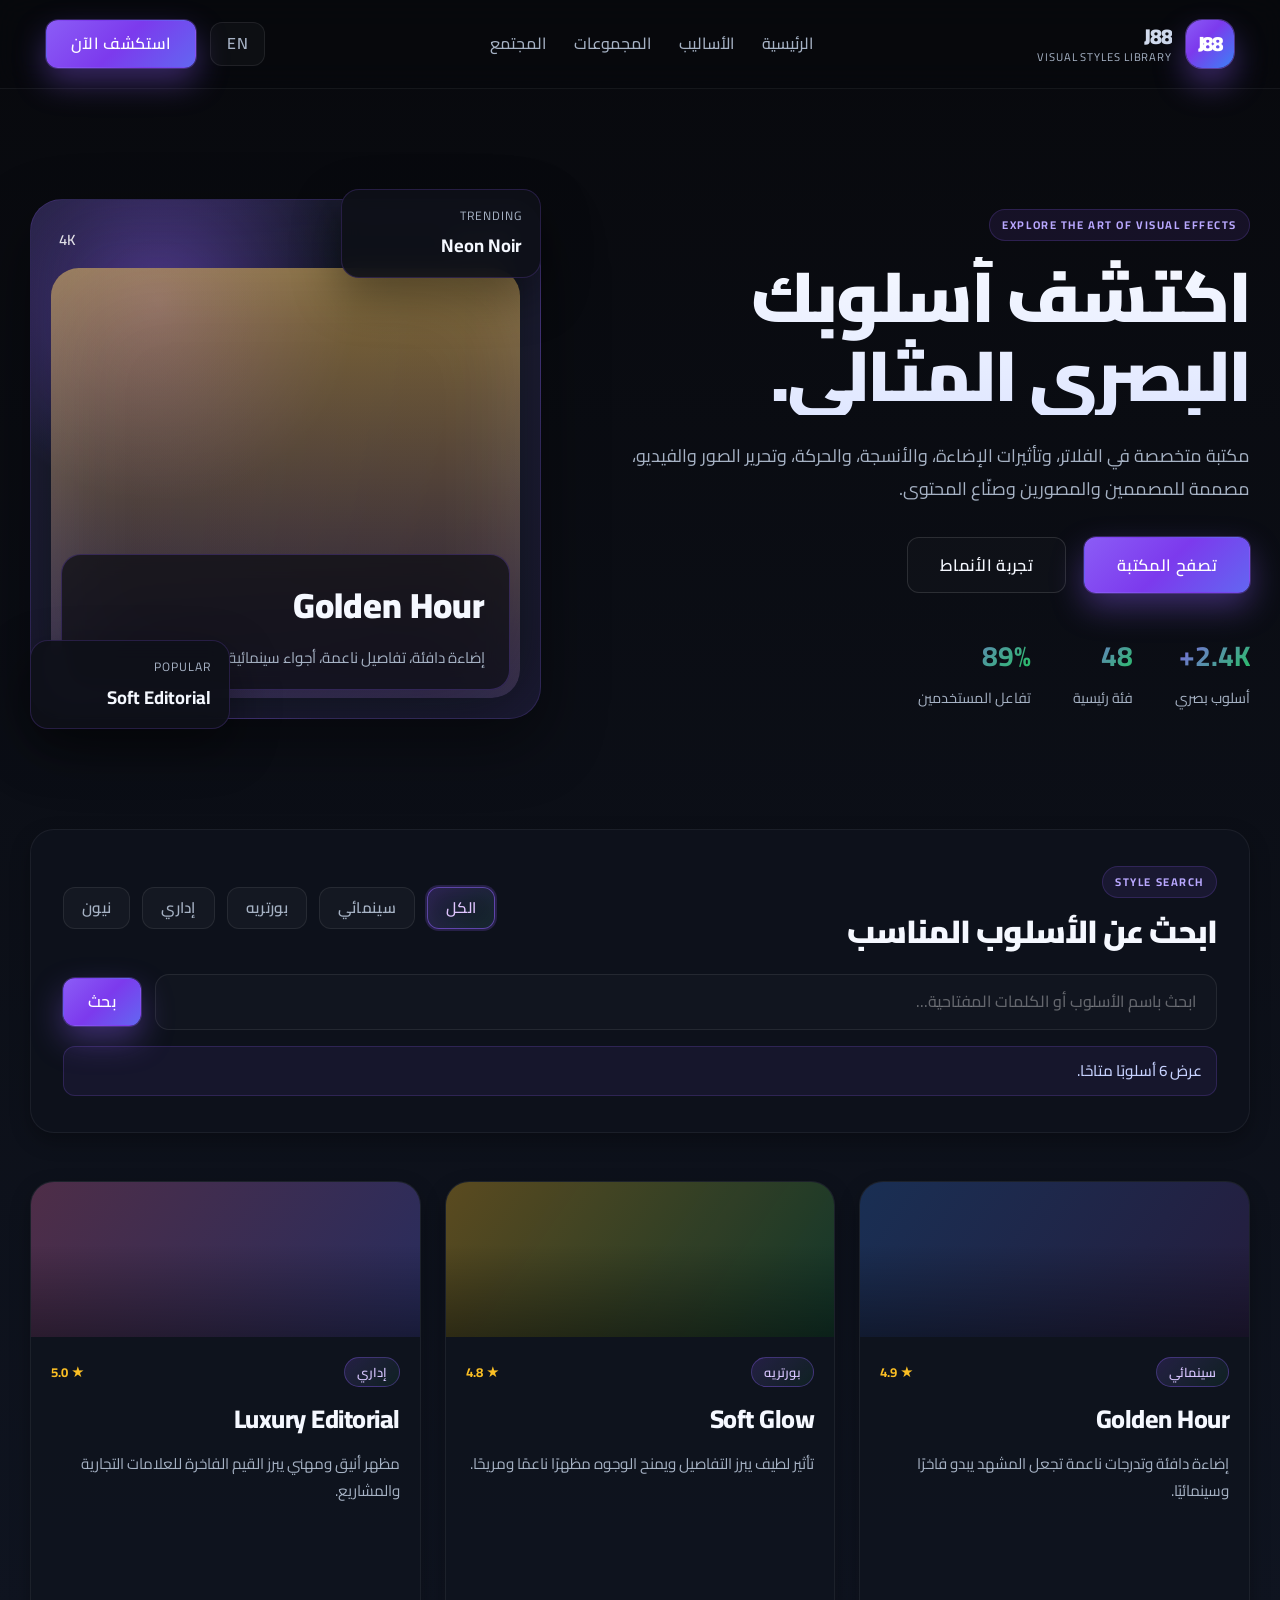
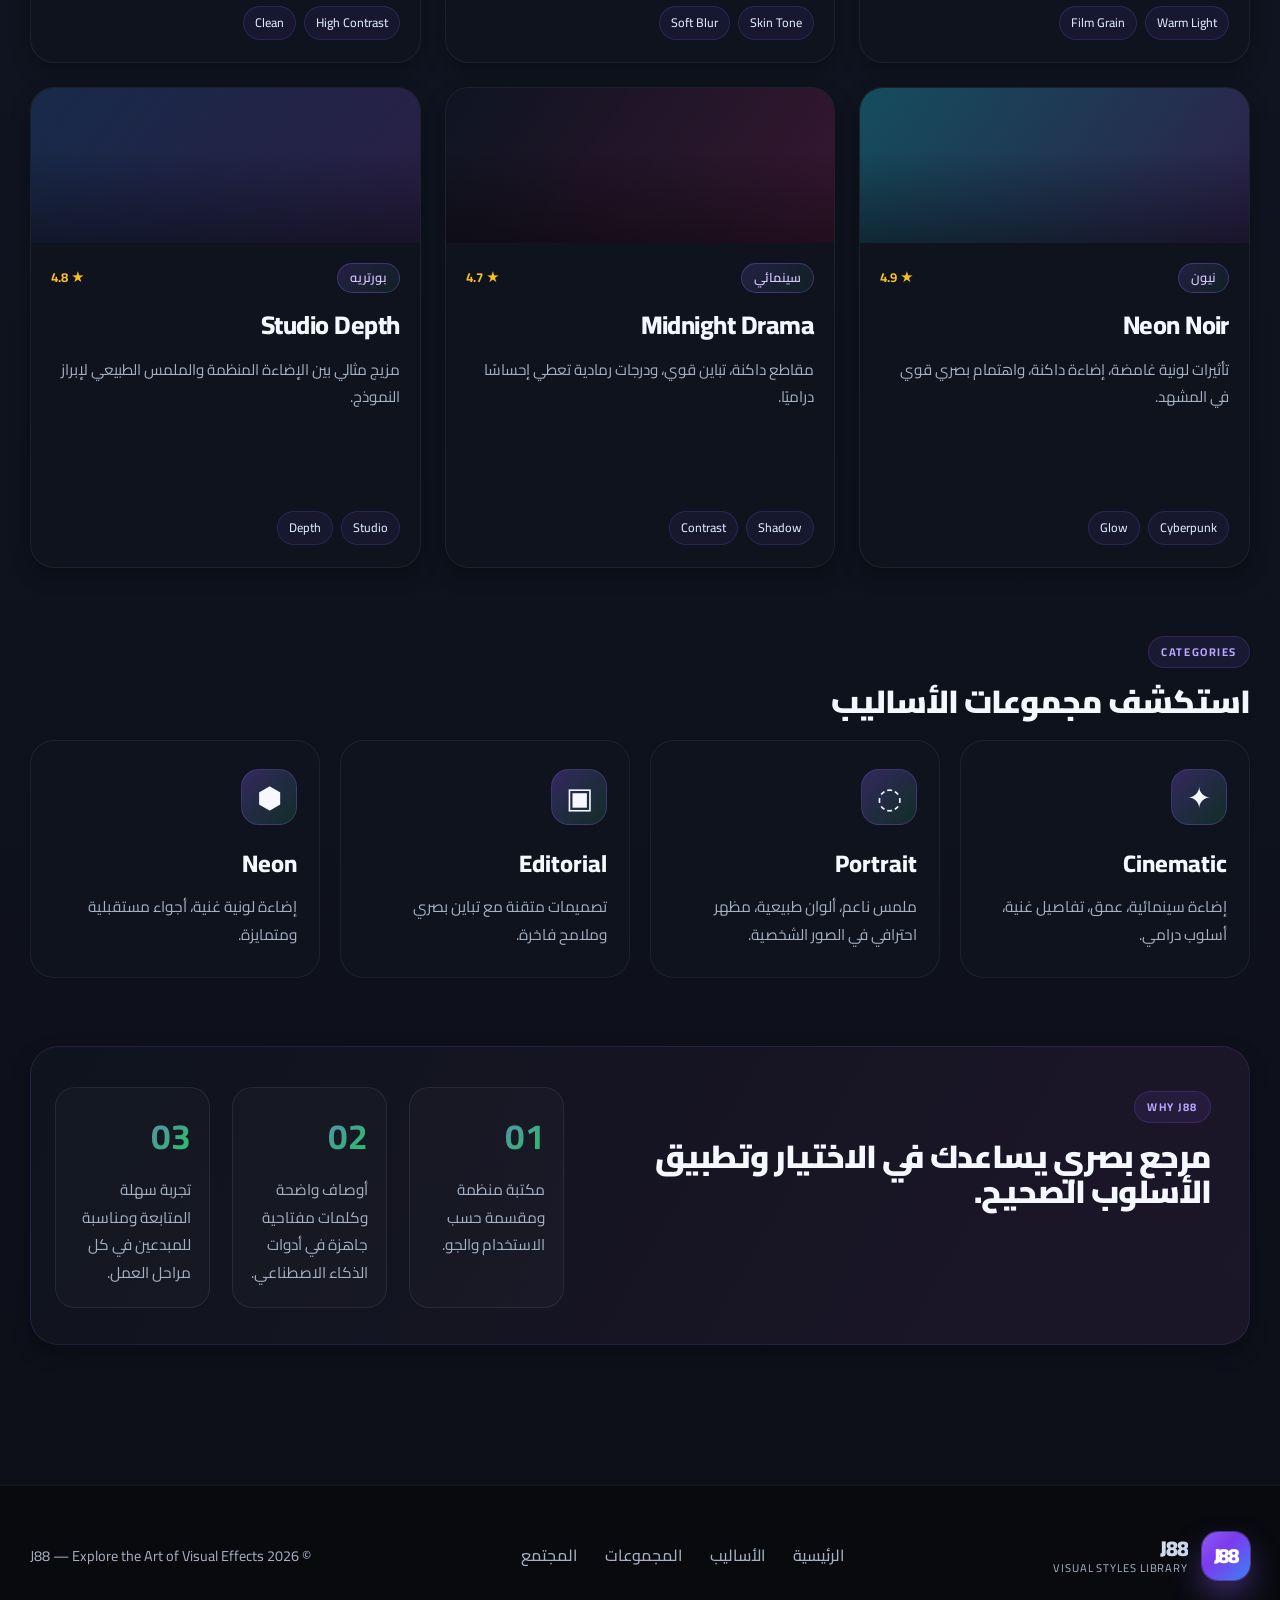
<file: index.html>
<!DOCTYPE html>
<html lang="ar" dir="rtl">
  <head>
    <meta charset="UTF-8" />
    <meta name="viewport" content="width=device-width, initial-scale=1.0" />
    <meta
      name="description"
      content="J88 منصة عربية للبحث عن أساليب التصوير والفلاتر والتأثيرات البصرية"
    />
    <title>J88 | Discover Visual Styles</title>
    <link rel="preconnect" href="https://fonts.googleapis.com" />
    <link rel="preconnect" href="https://fonts.gstatic.com" crossorigin />
    <link
      href="https://fonts.googleapis.com/css2?family=Cairo:wght@400;500;600;700;800;900&family=Inter:wght@400;500;600;700;800&display=swap"
      rel="stylesheet"
    />
    <link rel="stylesheet" href="css/styles.css" />
  </head>
  <body>
    <div class="page-shell">
      <header class="topbar">
        <nav class="container nav">
          <div class="brand-wrap">
            <div class="brand-mark">J88</div>
            <div class="brand-text">
              <span class="brand-name">J88</span>
              <small>Visual Styles Library</small>
            </div>
          </div>

          <div class="nav-links">
            <a href="#home">الرئيسية</a>
            <a href="#styles">الأساليب</a>
            <a href="#collections">المجموعات</a>
            <a href="#community">المجتمع</a>
          </div>

          <div class="nav-actions">
            <button class="lang-btn">EN</button>
            <button class="primary-btn">استكشف الآن</button>
          </div>
        </nav>
      </header>

      <main id="home">
        <section class="hero container">
          <div class="hero-copy">
            <span class="eyebrow">Explore the Art of Visual Effects</span>
            <h1>اكتشف أسلوبك البصري المثالي.</h1>
            <p>
              مكتبة متخصصة في الفلاتر، وتأثيرات الإضاءة، والأنسجة، والحركة،
              وتحرير الصور والفيديو، مصممة للمصممين والمصورين وصنّاع المحتوى.
            </p>

            <div class="cta-row">
              <button class="primary-btn large">تصفح المكتبة</button>
              <button class="ghost-btn large">تجربة الأنماط</button>
            </div>

            <div class="hero-stats">
              <div>
                <strong>2.4K+</strong>
                <span>أسلوب بصري</span>
              </div>
              <div>
                <strong>48</strong>
                <span>فئة رئيسية</span>
              </div>
              <div>
                <strong>89%</strong>
                <span>تفاعل المستخدمين</span>
              </div>
            </div>
          </div>

          <div class="hero-visual">
            <div class="visual-card main-card">
              <div class="card-meta">
                <span>Cinematic</span>
                <span>4K</span>
              </div>
              <div class="image-glow"></div>
              <div class="visual-overlay">
                <h3>Golden Hour</h3>
                <p>إضاءة دافئة، تفاصيل ناعمة، أجواء سينمائية</p>
              </div>
            </div>
            <div class="mini-panel mini-panel-top">
              <span>Trending</span>
              <strong>Neon Noir</strong>
            </div>
            <div class="mini-panel mini-panel-bottom">
              <span>Popular</span>
              <strong>Soft Editorial</strong>
            </div>
          </div>
        </section>

        <section class="search-panel container" id="styles">
          <div class="search-head">
            <div>
              <span class="eyebrow">Style Search</span>
              <h2>ابحث عن الأسلوب المناسب</h2>
            </div>
            <div class="filters-inline">
              <button class="filter-tag is-active" data-filter="all">الكل</button>
              <button class="filter-tag" data-filter="cinematic">سينمائي</button>
              <button class="filter-tag" data-filter="portrait">بورتريه</button>
              <button class="filter-tag" data-filter="editorial">إداري</button>
              <button class="filter-tag" data-filter="neon">نيون</button>
            </div>
          </div>

          <div class="search-bar">
            <input
              id="searchInput"
              type="text"
              placeholder="ابحث باسم الأسلوب أو الكلمات المفتاحية..."
              aria-label="Search visual styles"
            />
            <button class="primary-btn">بحث</button>
          </div>
        </section>

        <section class="styles-grid container" id="collections">
          <article class="style-card" data-category="cinematic" data-keywords="cinematic golden hour warm light film">
            <div class="thumb thumb-one"></div>
            <div class="content">
              <div class="card-topline">
                <span class="badge">سينمائي</span>
                <span class="rating">★ 4.9</span>
              </div>
              <h3>Golden Hour</h3>
              <p>إضاءة دافئة وتدرجات ناعمة تجعل المشهد يبدو فاخرًا وسينمائيًا.</p>
              <div class="meta-row">
                <span>Warm Light</span>
                <span>Film Grain</span>
              </div>
            </div>
          </article>

          <article class="style-card" data-category="portrait" data-keywords="portrait soft skin glow natural light">
            <div class="thumb thumb-two"></div>
            <div class="content">
              <div class="card-topline">
                <span class="badge">بورتريه</span>
                <span class="rating">★ 4.8</span>
              </div>
              <h3>Soft Glow</h3>
              <p>تأثير لطيف يبرز التفاصيل ويمنح الوجوه مظهرًا ناعمًا ومريحًا.</p>
              <div class="meta-row">
                <span>Skin Tone</span>
                <span>Soft Blur</span>
              </div>
            </div>
          </article>

          <article class="style-card" data-category="editorial" data-keywords="editorial magazine high contrast luxury clean">
            <div class="thumb thumb-three"></div>
            <div class="content">
              <div class="card-topline">
                <span class="badge">إداري</span>
                <span class="rating">★ 5.0</span>
              </div>
              <h3>Luxury Editorial</h3>
              <p>مظهر أنيق ومهني يبرز القيم الفاخرة للعلامات التجارية والمشاريع.</p>
              <div class="meta-row">
                <span>High Contrast</span>
                <span>Clean</span>
              </div>
            </div>
          </article>

          <article class="style-card" data-category="neon" data-keywords="neon cyberpunk futuristic dark glow moody">
            <div class="thumb thumb-four"></div>
            <div class="content">
              <div class="card-topline">
                <span class="badge">نيون</span>
                <span class="rating">★ 4.9</span>
              </div>
              <h3>Neon Noir</h3>
              <p>تأثيرات لونية غامضة، إضاءة داكنة، واهتمام بصري قوي في المشهد.</p>
              <div class="meta-row">
                <span>Cyberpunk</span>
                <span>Glow</span>
              </div>
            </div>
          </article>

          <article class="style-card" data-category="cinematic" data-keywords="cinematic noir dramatic contrast shadows">
            <div class="thumb thumb-five"></div>
            <div class="content">
              <div class="card-topline">
                <span class="badge">سينمائي</span>
                <span class="rating">★ 4.7</span>
              </div>
              <h3>Midnight Drama</h3>
              <p>مقاطع داكنة، تباين قوي، ودرجات رمادية تعطي إحساسًا دراميًا.</p>
              <div class="meta-row">
                <span>Shadow</span>
                <span>Contrast</span>
              </div>
            </div>
          </article>

          <article class="style-card" data-category="portrait" data-keywords="portrait studio clean natural texture soft light">
            <div class="thumb thumb-six"></div>
            <div class="content">
              <div class="card-topline">
                <span class="badge">بورتريه</span>
                <span class="rating">★ 4.8</span>
              </div>
              <h3>Studio Depth</h3>
              <p>مزيج مثالي بين الإضاءة المنظمة والملمس الطبيعي لإبراز النموذج.</p>
              <div class="meta-row">
                <span>Studio</span>
                <span>Depth</span>
              </div>
            </div>
          </article>
        </section>

        <section class="categories container">
          <div class="section-heading">
            <span class="eyebrow">Categories</span>
            <h2>استكشف مجموعات الأساليب</h2>
          </div>

          <div class="category-grid">
            <div class="category-item">
              <span class="icon">✦</span>
              <h3>Cinematic</h3>
              <p>إضاءة سينمائية، عمق، تفاصيل غنية، أسلوب درامي.</p>
            </div>
            <div class="category-item">
              <span class="icon">◌</span>
              <h3>Portrait</h3>
              <p>ملمس ناعم، ألوان طبيعية، مظهر احترافي في الصور الشخصية.</p>
            </div>
            <div class="category-item">
              <span class="icon">▣</span>
              <h3>Editorial</h3>
              <p>تصميمات متقنة مع تباين بصري وملامح فاخرة.</p>
            </div>
            <div class="category-item">
              <span class="icon">⬢</span>
              <h3>Neon</h3>
              <p>إضاءة لونية غنية، أجواء مستقبلية ومتمايزة.</p>
            </div>
          </div>
        </section>

        <section class="feature-strip container" id="community">
          <div class="feature-box">
            <span class="eyebrow">Why J88</span>
            <h2>مرجع بصري يساعدك في الاختيار وتطبيق الأسلوب الصحيح.</h2>
          </div>
          <div class="feature-list">
            <div>
              <strong>01</strong>
              <p>مكتبة منظمة ومقسمة حسب الاستخدام والجو.</p>
            </div>
            <div>
              <strong>02</strong>
              <p>أوصاف واضحة وكلمات مفتاحية جاهزة في أدوات الذكاء الاصطناعي.</p>
            </div>
            <div>
              <strong>03</strong>
              <p>تجربة سهلة المتابعة ومناسبة للمبدعين في كل مراحل العمل.</p>
            </div>
          </div>
        </section>
      </main>

      <footer class="footer">
        <div class="container footer-inner">
          <div>
            <div class="brand-wrap">
              <div class="brand-mark">J88</div>
              <div class="brand-text">
                <span class="brand-name">J88</span>
                <small>Visual Styles Library</small>
              </div>
            </div>
          </div>
          <div class="footer-links">
            <a href="#home">الرئيسية</a>
            <a href="#styles">الأساليب</a>
            <a href="#collections">المجموعات</a>
            <a href="#community">المجتمع</a>
          </div>
          <div class="footer-copy">© 2026 J88 — Explore the Art of Visual Effects</div>
        </div>
      </footer>
    </div>

    <script src="js/main.js"></script>
  </body>
</html>
</file>
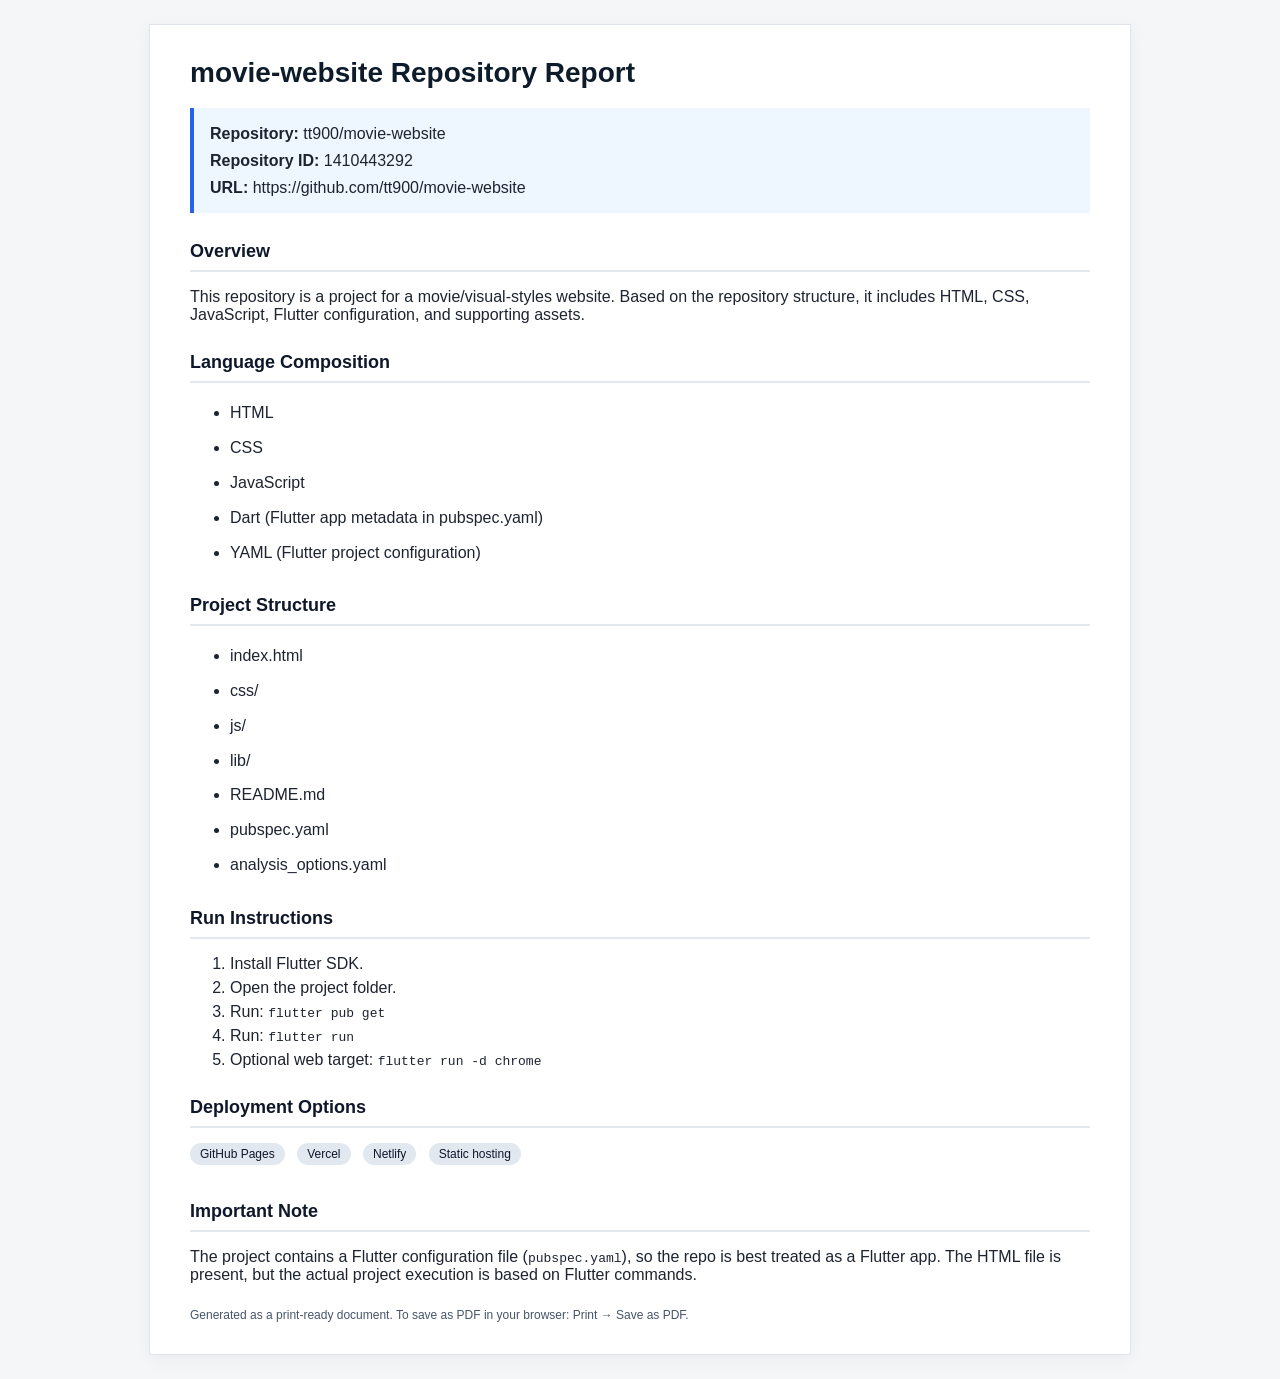
<file: movie-website-report.html>
<!DOCTYPE html>
<html lang="en">
  <head>
    <meta charset="UTF-8" />
    <meta name="viewport" content="width=device-width, initial-scale=1.0" />
    <title>movie-website Report</title>
    <style>
      @page {
        size: A4;
        margin: 20mm;
      }
      body {
        font-family: Arial, Helvetica, sans-serif;
        background: #f4f6f8;
        color: #1d2430;
        margin: 0;
        padding: 24px;
      }
      .page {
        max-width: 900px;
        margin: 0 auto;
        background: #ffffff;
        border: 1px solid #dfe5eb;
        box-shadow: 0 4px 16px rgba(0,0,0,0.05);
        padding: 32px 40px;
      }
      h1 {
        margin-top: 0;
        font-size: 28px;
        color: #0d1b2a;
      }
      h2 {
        font-size: 18px;
        color: #0f172a;
        border-bottom: 2px solid #e2e8f0;
        padding-bottom: 8px;
        margin-top: 28px;
      }
      .meta {
        background: #eef6ff;
        border-left: 4px solid #2563eb;
        padding: 12px 16px;
        margin: 18px 0;
        line-height: 1.7;
      }
      ul {
        line-height: 1.8;
      }
      li {
        margin-bottom: 6px;
      }
      .badge {
        display: inline-block;
        background: #e2e8f0;
        color: #0f172a;
        border-radius: 999px;
        padding: 4px 10px;
        font-size: 12px;
        margin-right: 8px;
        margin-bottom: 8px;
      }
      .footer-note {
        margin-top: 24px;
        font-size: 12px;
        color: #475569;
      }
      @media print {
        body {
          background: white;
          padding: 0;
        }
        .page {
          box-shadow: none;
          border: none;
          max-width: none;
          padding: 0;
        }
      }
    </style>
  </head>
  <body>
    <div class="page">
      <h1>movie-website Repository Report</h1>

      <div class="meta">
        <strong>Repository:</strong> tt900/movie-website<br />
        <strong>Repository ID:</strong> 1410443292<br />
        <strong>URL:</strong> https://github.com/tt900/movie-website
      </div>

      <h2>Overview</h2>
      <p>
        This repository is a project for a movie/visual-styles website. Based on the repository structure,
        it includes HTML, CSS, JavaScript, Flutter configuration, and supporting assets.
      </p>

      <h2>Language Composition</h2>
      <ul>
        <li>HTML</li>
        <li>CSS</li>
        <li>JavaScript</li>
        <li>Dart (Flutter app metadata in pubspec.yaml)</li>
        <li>YAML (Flutter project configuration)</li>
      </ul>

      <h2>Project Structure</h2>
      <ul>
        <li>index.html</li>
        <li>css/</li>
        <li>js/</li>
        <li>lib/</li>
        <li>README.md</li>
        <li>pubspec.yaml</li>
        <li>analysis_options.yaml</li>
      </ul>

      <h2>Run Instructions</h2>
      <ol>
        <li>Install Flutter SDK.</li>
        <li>Open the project folder.</li>
        <li>Run: <code>flutter pub get</code></li>
        <li>Run: <code>flutter run</code></li>
        <li>Optional web target: <code>flutter run -d chrome</code></li>
      </ol>

      <h2>Deployment Options</h2>
      <div>
        <span class="badge">GitHub Pages</span>
        <span class="badge">Vercel</span>
        <span class="badge">Netlify</span>
        <span class="badge">Static hosting</span>
      </div>

      <h2>Important Note</h2>
      <p>
        The project contains a Flutter configuration file (<code>pubspec.yaml</code>), so the repo is best treated
        as a Flutter app. The HTML file is present, but the actual project execution is based on Flutter commands.
      </p>

      <div class="footer-note">
        Generated as a print-ready document. To save as PDF in your browser: Print &rarr; Save as PDF.
      </div>
    </div>
  </body>
</html>
</file>
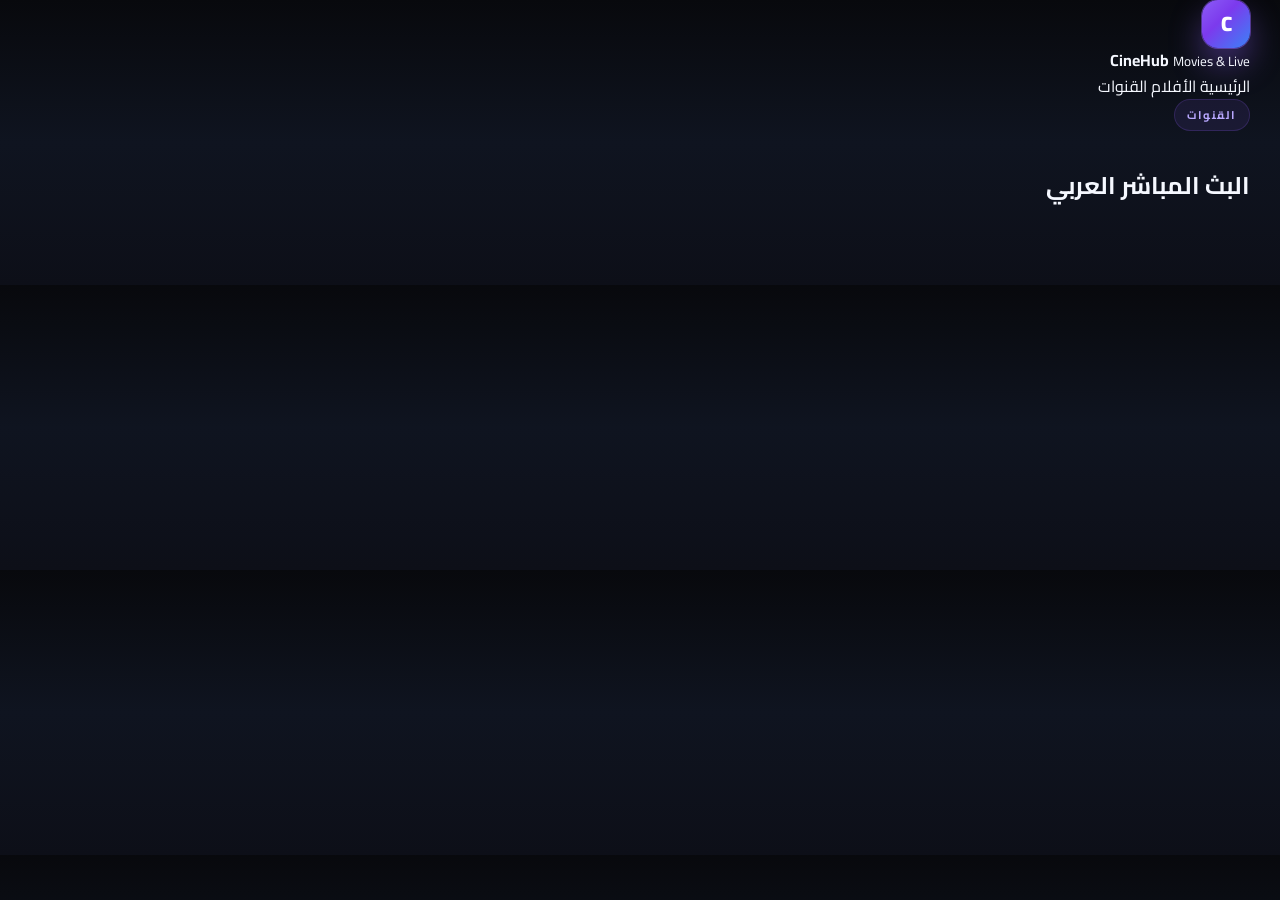
<file: pages/channels.html>
<!DOCTYPE html>
<html lang="ar" dir="rtl">
  <head>
    <meta charset="UTF-8" />
    <meta name="viewport" content="width=device-width, initial-scale=1.0" />
    <title>القنوات المباشرة - CineHub</title>
    <link rel="preconnect" href="https://fonts.googleapis.com" />
    <link rel="preconnect" href="https://fonts.gstatic.com" crossorigin />
    <link href="https://fonts.googleapis.com/css2?family=Cairo:wght@400;500;600;700;800;900&display=swap" rel="stylesheet" />
    <link rel="stylesheet" href="../css/styles.css" />
  </head>
  <body>
    <header class="site-header">
      <div class="container nav-wrap">
        <div class="brand">
          <span class="brand-mark">C</span>
          <div>
            <strong>CineHub</strong>
            <small>Movies & Live</small>
          </div>
        </div>

        <nav class="main-nav">
          <a href="../index.html">الرئيسية</a>
          <a href="movies.html">الأفلام</a>
          <a href="#" class="active">القنوات</a>
        </nav>
      </div>
    </header>

    <main class="container section">
      <div class="section-head">
        <div>
          <span class="eyebrow">القنوات</span>
          <h2>البث المباشر العربي</h2>
        </div>
      </div>

      <div class="cards-grid channels-grid" id="channelsGrid"></div>
    </main>

    <script src="../js/main.js"></script>
    <script>
      renderChannels();
    </script>
  </body>
</html>
</file>
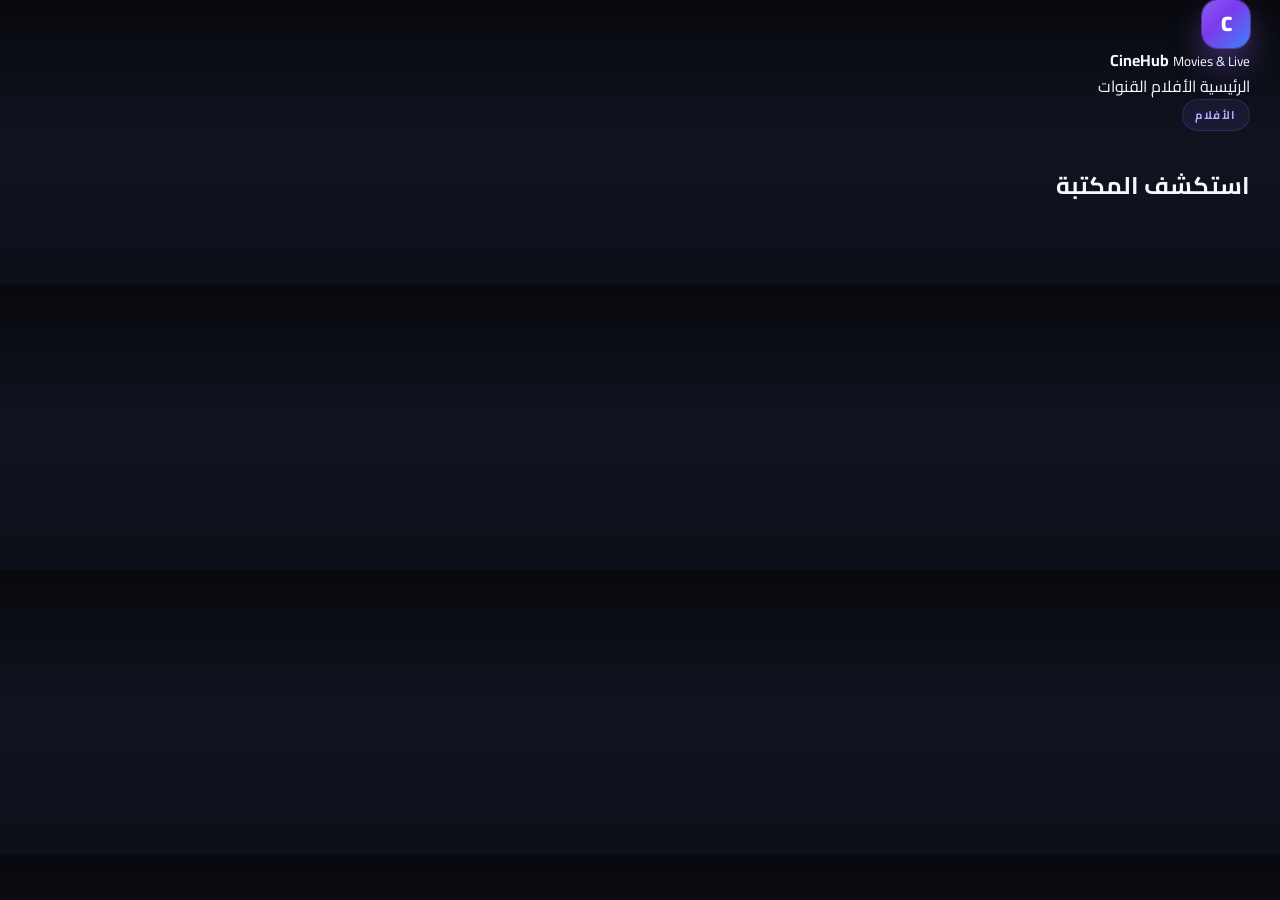
<file: pages/movies.html>
<!DOCTYPE html>
<html lang="ar" dir="rtl">
  <head>
    <meta charset="UTF-8" />
    <meta name="viewport" content="width=device-width, initial-scale=1.0" />
    <title>الأفلام - CineHub</title>
    <link rel="preconnect" href="https://fonts.googleapis.com" />
    <link rel="preconnect" href="https://fonts.gstatic.com" crossorigin />
    <link href="https://fonts.googleapis.com/css2?family=Cairo:wght@400;500;600;700;800;900&display=swap" rel="stylesheet" />
    <link rel="stylesheet" href="../css/styles.css" />
  </head>
  <body>
    <header class="site-header">
      <div class="container nav-wrap">
        <div class="brand">
          <span class="brand-mark">C</span>
          <div>
            <strong>CineHub</strong>
            <small>Movies & Live</small>
          </div>
        </div>

        <nav class="main-nav">
          <a href="../index.html">الرئيسية</a>
          <a href="#" class="active">الأفلام</a>
          <a href="channels.html">القنوات</a>
        </nav>
      </div>
    </header>

    <main class="container section">
      <div class="section-head">
        <div>
          <span class="eyebrow">الأفلام</span>
          <h2>استكشف المكتبة</h2>
        </div>
      </div>

      <div class="cards-grid" id="moviesGrid"></div>
    </main>

    <script src="../js/main.js"></script>
    <script>
      renderMovies();
      bindFilters();
    </script>
  </body>
</html>
</file>
<file: css/styles.css>
:root {
  --bg: #0a0c0f;
  --bg-soft: #0f1218;
  --panel: #141921;
  --panel-alt: #1a2030;
  --text: #f5f8ff;
  --muted: #a6b2c4;
  --line: rgba(255, 255, 255, 0.06);
  --primary: #8b5cf6;
  --primary-2: #22c55e;
  --accent: #a78bfa;
  --warm: #fbbf24;
  --shadow: 0 24px 64px rgba(0, 0, 0, 0.42);
  --shadow-sm: 0 8px 20px rgba(0, 0, 0, 0.28);
  --radius: 24px;
  --transition: cubic-bezier(0.4, 0, 0.2, 1);
}

* {
  box-sizing: border-box;
}

html {
  scroll-behavior: smooth;
}

body {
  margin: 0;
  font-family: "Cairo", "Inter", -apple-system, BlinkMacSystemFont, "Segoe UI", sans-serif;
  background: linear-gradient(180deg, #08090d 0%, #0f1420 50%, #0d0f18 100%);
  color: var(--text);
  line-height: 1.6;
}

a {
  color: inherit;
  text-decoration: none;
}

button,
input {
  font: inherit;
  border: none;
}

img {
  max-width: 100%;
  display: block;
}

.page-shell {
  min-height: 100vh;
  overflow: hidden;
}

.container {
  width: min(1220px, calc(100% - 32px));
  margin: 0 auto;
}

/* ========== HEADER / TOPBAR ========== */
.topbar {
  position: sticky;
  top: 0;
  z-index: 30;
  backdrop-filter: blur(16px);
  background: rgba(8, 9, 13, 0.62);
  border-bottom: 1px solid var(--line);
}

.nav {
  display: flex;
  align-items: center;
  justify-content: space-between;
  gap: 28px;
  min-height: 88px;
  padding: 0 16px;
}

.brand-wrap {
  display: inline-flex;
  align-items: center;
  gap: 14px;
  flex-shrink: 0;
}

.brand-mark {
  display: grid;
  place-items: center;
  width: 48px;
  height: 48px;
  border-radius: 16px;
  background: linear-gradient(135deg, #8b5cf6 0%, #7c3aed 40%, #3b82f6 100%);
  box-shadow: 0 0 0 1px rgba(139, 92, 246, 0.5), 0 16px 32px rgba(139, 92, 246, 0.4);
  font-weight: 900;
  font-size: 1.3rem;
  letter-spacing: -0.08em;
  color: white;
}

.brand-text {
  display: flex;
  flex-direction: column;
  line-height: 1.1;
}

.brand-name {
  font-weight: 900;
  font-size: 1.35rem;
  letter-spacing: -0.04em;
  background: linear-gradient(135deg, #f5f8ff 0%, #c7d2e8 100%);
  -webkit-background-clip: text;
  -webkit-text-fill-color: transparent;
  background-clip: text;
}

.brand-text small {
  color: var(--muted);
  font-size: 0.7rem;
  text-transform: uppercase;
  letter-spacing: 0.08em;
  margin-top: 2px;
}

.nav-links,
.footer-links {
  display: flex;
  align-items: center;
  gap: 28px;
  color: var(--muted);
}

.nav-links a,
.footer-links a {
  font-weight: 500;
  transition: color 0.3s var(--transition), text-shadow 0.3s var(--transition);
  position: relative;
}

.nav-links a::after {
  content: '';
  position: absolute;
  bottom: -2px;
  left: 0;
  width: 0;
  height: 2px;
  background: linear-gradient(90deg, #8b5cf6, #22c55e);
  transition: width 0.3s var(--transition);
}

.nav-links a:hover {
  color: var(--text);
}

.nav-links a:hover::after {
  width: 100%;
}

.nav-actions {
  display: flex;
  align-items: center;
  gap: 14px;
  flex-shrink: 0;
}

.lang-btn,
.primary-btn,
.ghost-btn,
.filter-tag {
  border-radius: 12px;
  cursor: pointer;
  transition: all 0.3s var(--transition);
  font-weight: 600;
  letter-spacing: 0.02em;
}

.lang-btn,
.filter-tag {
  background: rgba(255, 255, 255, 0.03);
  border: 1px solid rgba(255, 255, 255, 0.08);
  color: var(--muted);
  padding: 8px 16px;
  min-height: 44px;
}

.lang-btn:hover,
.filter-tag:hover {
  background: rgba(255, 255, 255, 0.06);
  border-color: rgba(255, 255, 255, 0.14);
  color: var(--text);
}

.primary-btn,
.ghost-btn {
  min-height: 48px;
  padding: 0 24px;
  display: inline-flex;
  align-items: center;
  justify-content: center;
  border: 1px solid transparent;
}

.primary-btn {
  background: linear-gradient(135deg, #8b5cf6 0%, #7c3aed 50%, #6366f1 100%);
  color: white;
  box-shadow: 0 0 0 1px rgba(139, 92, 246, 0.3), 0 14px 32px rgba(139, 92, 246, 0.38);
}

.primary-btn:hover {
  box-shadow: 0 0 0 1px rgba(139, 92, 246, 0.5), 0 20px 44px rgba(139, 92, 246, 0.5);
  transform: translateY(-2px);
}

.ghost-btn {
  color: var(--text);
  background: rgba(255, 255, 255, 0.02);
  border-color: rgba(255, 255, 255, 0.12);
}

.ghost-btn:hover {
  background: rgba(255, 255, 255, 0.05);
  border-color: rgba(139, 92, 246, 0.4);
  transform: translateY(-2px);
}

.large {
  min-height: 56px;
  padding-inline: 32px;
  font-size: 1.02rem;
}

main {
  padding-bottom: 60px;
}

/* ========== HERO SECTION ========== */
.hero {
  display: grid;
  grid-template-columns: 1.2fr 0.95fr;
  align-items: center;
  gap: 64px;
  padding: 80px 0 48px;
}

.eyebrow {
  display: inline-block;
  letter-spacing: 0.14em;
  text-transform: uppercase;
  font-size: 0.7rem;
  font-weight: 700;
  color: #b9a8ff;
  margin-bottom: 16px;
  background: rgba(139, 92, 246, 0.1);
  border: 1px solid rgba(139, 92, 246, 0.2);
  padding: 6px 12px;
  border-radius: 999px;
  width: fit-content;
}

.hero-copy h1,
.section-heading h2,
.search-head h2,
.feature-box h2 {
  margin: 0;
  line-height: 1.12;
  letter-spacing: -0.03em;
}

.hero-copy h1 {
  font-size: clamp(2.8rem, 5.5vw, 5.2rem);
  max-width: 680px;
  background: linear-gradient(180deg, #f5f8ff 0%, #e0e7ff 100%);
  -webkit-background-clip: text;
  -webkit-text-fill-color: transparent;
  background-clip: text;
  font-weight: 900;
}

.hero-copy p {
  font-size: 1.12rem;
  line-height: 1.85;
  color: var(--muted);
  max-width: 680px;
  margin: 24px 0 0;
}

.cta-row {
  display: flex;
  align-items: center;
  gap: 18px;
  margin-top: 32px;
  flex-wrap: wrap;
}

.hero-stats {
  display: flex;
  align-items: center;
  gap: 42px;
  margin-top: 40px;
  flex-wrap: wrap;
}

.hero-stats div {
  display: flex;
  flex-direction: column;
  gap: 8px;
}

.hero-stats strong {
  font-size: clamp(1.6rem, 2.2vw, 2.4rem);
  background: linear-gradient(135deg, #8b5cf6, #22c55e);
  -webkit-background-clip: text;
  -webkit-text-fill-color: transparent;
  background-clip: text;
}

.hero-stats span {
  color: var(--muted);
  font-size: 0.9rem;
}

.hero-visual {
  position: relative;
  min-height: 580px;
  display: grid;
  place-items: center;
}

.visual-card {
  position: relative;
  width: min(100%, 520px);
  min-height: 520px;
  padding: 28px;
  border-radius: 32px;
  background: radial-gradient(circle at 25% 20%, rgba(139, 92, 246, 0.5), transparent 35%),
    linear-gradient(160deg, rgba(20, 25, 35, 0.92), rgba(14, 19, 28, 0.85));
  border: 1px solid rgba(139, 92, 246, 0.25);
  box-shadow: var(--shadow), inset 0 0 80px rgba(139, 92, 246, 0.15);
  overflow: hidden;
}

.card-meta {
  display: flex;
  justify-content: space-between;
  align-items: center;
  color: rgba(255, 255, 255, 0.86);
  font-size: 0.92rem;
  font-weight: 600;
}

.image-glow {
  position: absolute;
  inset: 68px 20px 20px 20px;
  border-radius: 28px;
  background:
    linear-gradient(180deg, rgba(255, 200, 87, 0.48), rgba(139, 92, 246, 0.18)),
    linear-gradient(120deg, rgba(17, 24, 39, 0.2), rgba(8, 10, 15, 0.92)),
    url("https://images.unsplash.com/photo-1521572267360-ee0c2909d518?auto=format&fit=crop&w=1200&q=80") center/cover no-repeat;
  box-shadow: inset 0 0 100px rgba(255, 255, 255, 0.12);
}

.visual-overlay {
  position: absolute;
  left: 30px;
  right: 30px;
  bottom: 28px;
  padding: 22px 24px 18px;
  border-radius: 20px;
  background: rgba(10, 12, 18, 0.7);
  border: 1px solid rgba(139, 92, 246, 0.25);
  backdrop-filter: blur(12px);
}

.visual-overlay h3 {
  margin: 0 0 10px;
  font-size: 2.2rem;
  font-weight: 900;
}

.visual-overlay p {
  margin: 0;
  color: var(--muted);
  line-height: 1.8;
  font-size: 0.95rem;
}

.mini-panel {
  position: absolute;
  display: flex;
  flex-direction: column;
  gap: 6px;
  min-width: 200px;
  padding: 16px 18px;
  border-radius: 18px;
  background: rgba(14, 16, 24, 0.9);
  border: 1px solid rgba(139, 92, 246, 0.2);
  box-shadow: 0 18px 48px rgba(0, 0, 0, 0.4);
  backdrop-filter: blur(10px);
}

.mini-panel span {
  color: var(--muted);
  font-size: 0.76rem;
  text-transform: uppercase;
  letter-spacing: 0.08em;
}

.mini-panel strong {
  font-size: 1.15rem;
  font-weight: 700;
}

.mini-panel-top {
  top: 20px;
  right: 0;
}

.mini-panel-bottom {
  bottom: 20px;
  left: 0;
}

/* ========== SEARCH PANEL ========== */
.search-panel {
  margin-top: 32px;
  padding: 36px 32px;
  background: rgba(14, 18, 28, 0.86);
  border: 1px solid var(--line);
  border-radius: var(--radius);
  box-shadow: var(--shadow-sm);
}

.search-head {
  display: flex;
  align-items: center;
  justify-content: space-between;
  gap: 24px;
  margin-bottom: 24px;
}

.search-head h2,
.section-heading h2,
.feature-box h2 {
  font-size: clamp(2rem, 2.4vw, 2.8rem);
  font-weight: 900;
}

.filters-inline {
  display: flex;
  align-items: center;
  gap: 12px;
  flex-wrap: wrap;
}

.filter-tag {
  min-height: 42px;
  padding: 6px 18px;
  font-weight: 600;
  font-size: 0.95rem;
}

.filter-tag.is-active {
  border-color: rgba(139, 92, 246, 0.6);
  background: linear-gradient(135deg, rgba(139, 92, 246, 0.2), rgba(34, 197, 94, 0.1));
  box-shadow: 0 0 0 2px rgba(139, 92, 246, 0.2), inset 0 0 20px rgba(139, 92, 246, 0.1);
  color: #e0c5ff;
}

.search-bar {
  display: flex;
  align-items: center;
  gap: 14px;
}

.search-bar input {
  width: 100%;
  min-height: 56px;
  padding: 0 20px;
  border-radius: 14px;
  border: 1px solid rgba(255, 255, 255, 0.08);
  background: rgba(255, 255, 255, 0.02);
  color: var(--text);
  outline: none;
  font-weight: 500;
  transition: all 0.3s var(--transition);
}

.search-bar input::placeholder {
  color: rgba(255, 255, 255, 0.35);
}

.search-bar input:focus {
  border-color: rgba(139, 92, 246, 0.4);
  background: rgba(139, 92, 246, 0.04);
  box-shadow: 0 0 0 3px rgba(139, 92, 246, 0.1);
}

.search-status {
  margin-top: 16px;
  padding: 12px 14px;
  border-radius: 12px;
  background: rgba(139, 92, 246, 0.08);
  border: 1px solid rgba(139, 92, 246, 0.2);
  color: #c7d2ff;
  font-size: 0.95rem;
  font-weight: 500;
  display: none;
}

.search-status.show {
  display: block;
  animation: slideDown 0.3s var(--transition);
}

@keyframes slideDown {
  from {
    opacity: 0;
    transform: translateY(-8px);
  }
  to {
    opacity: 1;
    transform: translateY(0);
  }
}

/* ========== STYLES GRID ========== */
.styles-grid {
  display: grid;
  grid-template-columns: repeat(3, minmax(0, 1fr));
  gap: 24px;
  margin-top: 48px;
}

.style-card {
  display: flex;
  flex-direction: column;
  overflow: hidden;
  background: rgba(16, 20, 30, 0.87);
  border: 1px solid rgba(255, 255, 255, 0.06);
  border-radius: 24px;
  transition: all 0.35s var(--transition);
  box-shadow: var(--shadow-sm);
}

.style-card:hover {
  transform: translateY(-4px);
  border-color: rgba(139, 92, 246, 0.5);
  box-shadow: 0 24px 52px rgba(139, 92, 246, 0.25);
}

.style-card.hidden {
  display: none;
}

.thumb {
  height: 240px;
  background-size: cover;
  background-position: center;
  position: relative;
  overflow: hidden;
}

.thumb::after {
  content: '';
  position: absolute;
  inset: 0;
  background: linear-gradient(180deg, transparent 40%, rgba(0, 0, 0, 0.4));
}

.thumb-one {
  background: linear-gradient(125deg, rgba(59, 130, 246, 0.25), rgba(168, 85, 247, 0.15)),
    url("https://images.unsplash.com/photo-1500930855697-b586d89ba3ee?auto=format&fit=crop&w=900&q=80") center/cover no-repeat;
}

.thumb-two {
  background: linear-gradient(125deg, rgba(251, 191, 36, 0.32), rgba(34, 197, 94, 0.2)),
    url("https://images.unsplash.com/photo-1524504388940-b1c1722653e1?auto=format&fit=crop&w=900&q=80") center/cover no-repeat;
}

.thumb-three {
  background: linear-gradient(125deg, rgba(244, 114, 182, 0.28), rgba(99, 102, 241, 0.3)),
    url("https://images.unsplash.com/photo-1515886657613-9f3515b0c78f?auto=format&fit=crop&w=900&q=80") center/cover no-repeat;
}

.thumb-four {
  background: linear-gradient(125deg, rgba(34, 211, 238, 0.3), rgba(168, 85, 247, 0.2)),
    url("https://images.unsplash.com/photo-1516321165247-4aa89a48be28?auto=format&fit=crop&w=900&q=80") center/cover no-repeat;
}

.thumb-five {
  background: linear-gradient(125deg, rgba(15, 23, 42, 0.28), rgba(220, 38, 127, 0.2)),
    url("https://images.unsplash.com/photo-1493246507139-91e8fad9978e?auto=format&fit=crop&w=900&q=80") center/cover no-repeat;
}

.thumb-six {
  background: linear-gradient(125deg, rgba(59, 130, 246, 0.2), rgba(168, 85, 247, 0.18)),
    url("https://images.unsplash.com/photo-1521119989659-a83eee488004?auto=format&fit=crop&w=900&q=80") center/cover no-repeat;
}

.content {
  display: flex;
  flex-direction: column;
  height: 100%;
  padding: 20px 20px 22px;
}

.card-topline {
  display: flex;
  align-items: center;
  justify-content: space-between;
  gap: 12px;
  color: var(--muted);
  font-size: 0.82rem;
  margin-bottom: 12px;
}

.badge {
  display: inline-flex;
  align-items: center;
  justify-content: center;
  min-height: 30px;
  padding: 0 12px;
  border-radius: 999px;
  background: linear-gradient(135deg, rgba(139, 92, 246, 0.18), rgba(34, 197, 94, 0.08));
  border: 1px solid rgba(139, 92, 246, 0.35);
  color: #d7c5ff;
  font-weight: 600;
  font-size: 0.8rem;
}

.rating {
  color: #fbbf24;
  font-weight: 700;
}

.content h3 {
  margin: 0 0 10px;
  font-size: 1.6rem;
  font-weight: 800;
  letter-spacing: -0.02em;
}

.content p {
  margin: 0;
  color: var(--muted);
  line-height: 1.8;
  font-size: 0.95rem;
  flex-grow: 1;
}

.meta-row {
  display: flex;
  flex-wrap: wrap;
  gap: 8px;
  margin-top: 16px;
}

.meta-row span {
  display: inline-flex;
  align-items: center;
  padding: 6px 11px;
  border-radius: 999px;
  background: rgba(139, 92, 246, 0.08);
  border: 1px solid rgba(139, 92, 246, 0.18);
  color: #dfe8ff;
  font-size: 0.78rem;
  font-weight: 500;
}

/* ========== CATEGORIES SECTION ========== */
.categories {
  margin-top: 68px;
}

.section-heading {
  margin-bottom: 20px;
}

.category-grid {
  display: grid;
  grid-template-columns: repeat(4, minmax(0, 1fr));
  gap: 20px;
  margin-top: 20px;
}

.category-item {
  padding: 28px 22px;
  border-radius: 24px;
  background: rgba(16, 20, 30, 0.87);
  border: 1px solid rgba(255, 255, 255, 0.06);
  transition: all 0.35s var(--transition);
}

.category-item:hover {
  border-color: rgba(139, 92, 246, 0.4);
  background: rgba(139, 92, 246, 0.06);
  transform: translateY(-2px);
}

.category-item .icon {
  display: inline-grid;
  place-items: center;
  width: 56px;
  height: 56px;
  border-radius: 18px;
  background: linear-gradient(135deg, rgba(139, 92, 246, 0.3), rgba(34, 197, 94, 0.15));
  border: 1px solid rgba(139, 92, 246, 0.25);
  font-size: 1.8rem;
}

.category-item h3 {
  margin: 20px 0 10px;
  font-size: 1.5rem;
  font-weight: 800;
}

.category-item p {
  margin: 0;
  line-height: 1.8;
  color: var(--muted);
  font-size: 0.96rem;
}

/* ========== FEATURE STRIP ========== */
.feature-strip {
  display: grid;
  grid-template-columns: 1.25fr 1fr;
  gap: 24px;
  margin-top: 68px;
  padding: 32px 24px 36px;
  border-radius: 28px;
  background: linear-gradient(120deg, rgba(16, 20, 30, 0.88), rgba(32, 24, 45, 0.82));
  border: 1px solid rgba(139, 92, 246, 0.15);
  box-shadow: var(--shadow-sm);
}

.feature-box {
  padding: 12px 14px;
}

.feature-list {
  display: grid;
  grid-template-columns: repeat(3, minmax(0, 1fr));
  gap: 22px;
  padding-top: 8px;
}

.feature-list div {
  padding: 20px 18px;
  border-radius: 20px;
  background: rgba(255, 255, 255, 0.02);
  border: 1px solid rgba(255, 255, 255, 0.07);
  transition: all 0.3s var(--transition);
}

.feature-list div:hover {
  background: rgba(139, 92, 246, 0.08);
  border-color: rgba(139, 92, 246, 0.25);
}

.feature-list strong {
  display: block;
  font-size: 2.2rem;
  margin-bottom: 12px;
  background: linear-gradient(135deg, #8b5cf6, #22c55e);
  -webkit-background-clip: text;
  -webkit-text-fill-color: transparent;
  background-clip: text;
}

.feature-list p {
  margin: 0;
  color: var(--muted);
  line-height: 1.8;
  font-size: 0.96rem;
}

/* ========== FOOTER ========== */
.footer {
  border-top: 1px solid var(--line);
  background: rgba(8, 10, 14, 0.92);
  margin-top: 80px;
}

.footer-inner {
  display: flex;
  align-items: center;
  justify-content: space-between;
  gap: 20px;
  min-height: 140px;
  padding: 20px 0;
}

.footer-copy {
  color: var(--muted);
  font-size: 0.9rem;
}

/* ========== RESPONSIVE ========== */
@media (max-width: 1024px) {
  .hero {
    grid-template-columns: 1fr;
    gap: 48px;
    padding: 60px 0 32px;
  }

  .hero-visual {
    min-height: 420px;
  }

  .styles-grid {
    grid-template-columns: repeat(2, minmax(0, 1fr));
    gap: 20px;
  }

  .category-grid {
    grid-template-columns: repeat(2, minmax(0, 1fr));
  }

  .feature-strip,
  .feature-list {
    grid-template-columns: 1fr;
  }

  .search-head {
    flex-direction: column;
    align-items: flex-start;
  }
}

@media (max-width: 768px) {
  .nav {
    flex-wrap: wrap;
    justify-content: center;
    padding: 12px 0;
    min-height: auto;
    gap: 16px;
  }

  .nav-links,
  .nav-actions,
  .footer-inner {
    width: 100%;
    justify-content: center;
    flex-wrap: wrap;
  }

  .footer-inner {
    padding: 24px 0;
    text-align: center;
  }

  .styles-grid,
  .category-grid {
    grid-template-columns: 1fr;
  }

  .search-bar {
    flex-direction: column;
    align-items: stretch;
  }

  .search-bar input,
  .primary-btn {
    width: 100%;
  }

  .hero-copy h1 {
    font-size: 2.2rem;
  }

  .search-head {
    gap: 12px;
  }

  .filters-inline {
    width: 100%;
  }
}

@media (max-width: 480px) {
  .container {
    width: calc(100% - 20px);
  }

  .nav {
    padding: 12px 4px;
  }

  .brand-mark {
    width: 40px;
    height: 40px;
    font-size: 1.1rem;
  }

  .brand-name {
    font-size: 1.1rem;
  }

  .hero-copy h1 {
    font-size: 1.8rem;
    line-height: 1.15;
  }

  .hero-copy p {
    font-size: 0.95rem;
  }

  .cta-row,
  .hero-stats {
    flex-direction: column;
    align-items: stretch;
    width: 100%;
  }

  .primary-btn.large,
  .ghost-btn.large {
    width: 100%;
  }

  .thumb {
    height: 180px;
  }

  .content h3 {
    font-size: 1.4rem;
  }

  .hero-stats strong {
    font-size: 1.4rem;
  }

  .category-item {
    padding: 20px 16px;
  }

  .category-item h3 {
    font-size: 1.3rem;
  }
}
</file>
